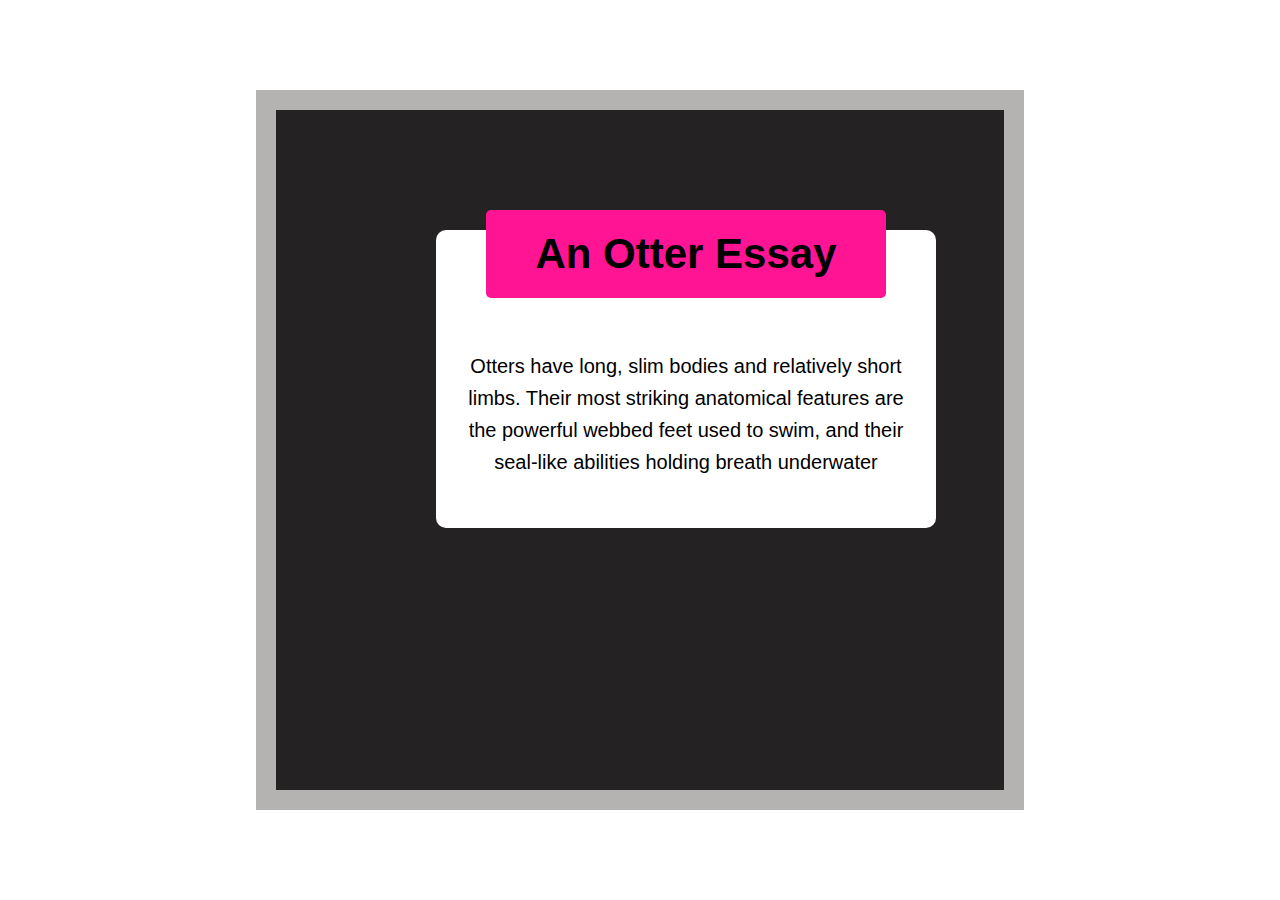
<file: essay.html>
<!DOCTYPE html>
<html lang="en">
  <head>
    <meta charset="UTF-8" />
    <meta name="viewport" content="width=device-width, initial-scale=1.0" />
    <link rel="stylesheet" href="./Assets/CSS/styles.css" />
    <title>Essay</title>
  </head>
  <body>
    <div class="essay">
      <section class="essay-block">
        <div class="essay-card">
          <h2>An Otter Essay</h2>
          <p>
            Otters have long, slim bodies and relatively short limbs. Their most
            striking anatomical features are the powerful webbed feet used to
            swim, and their seal-like abilities holding breath underwater
          </p>
        </div>
      </section>
    </div>
  </body>
</html>
</file>
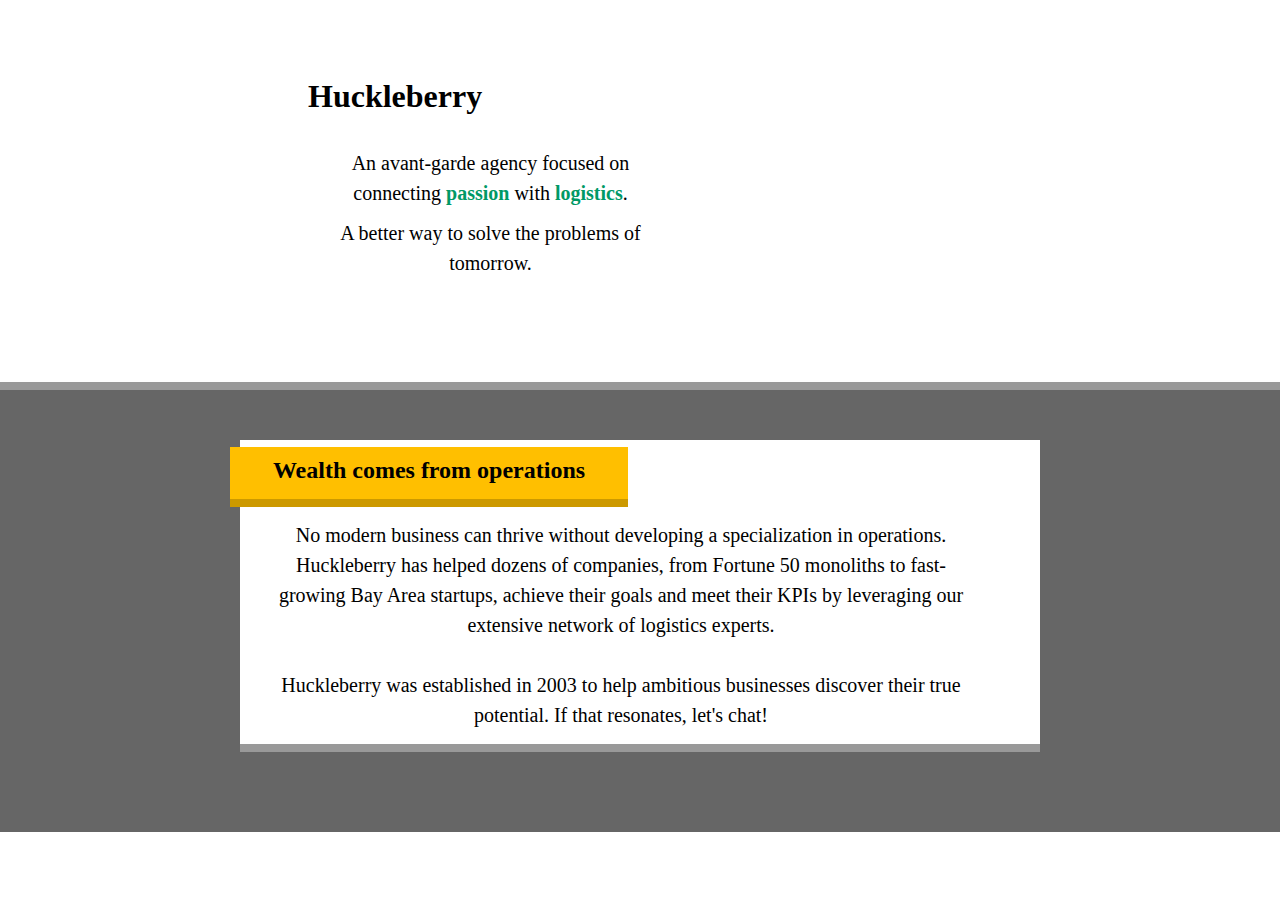
<file: huckleberry.html>
<!DOCTYPE html>
<html lang="en">
  <head>
    <meta charset="UTF-8" />
    <meta name="viewport" content="width=device-width, initial-scale=1.0" />
    <link rel="stylesheet" href="./Assets/CSS/styles.css" />
    <title>Huckleberry</title>
  </head>
  <body>
    <section class="huck">
      <section class="huck-top">
        <h2>Huckleberry</h2>
        <p>
          An avant-garde agency focused on connecting <span>passion</span> with
          <span>logistics</span>.
        </p>
        <p>A better way to solve the problems of tomorrow.</p>
      </section>
      <section class="huck-bottom">
        <div class="huck-bottom__card">
          <h2>Wealth comes from operations</h2>
          <p>
            No modern business can thrive without developing a specialization in
            operations. Huckleberry has helped dozens of companies, from Fortune
            50 monoliths to fast-growing Bay Area startups, achieve their goals
            and meet their KPIs by leveraging our extensive network of logistics
            experts. <br /><br />
            Huckleberry was established in 2003 to help ambitious businesses
            discover their true potential. If that resonates, let's chat!
          </p>
        </div>
      </section>
    </section>
  </body>
</html>
</file>
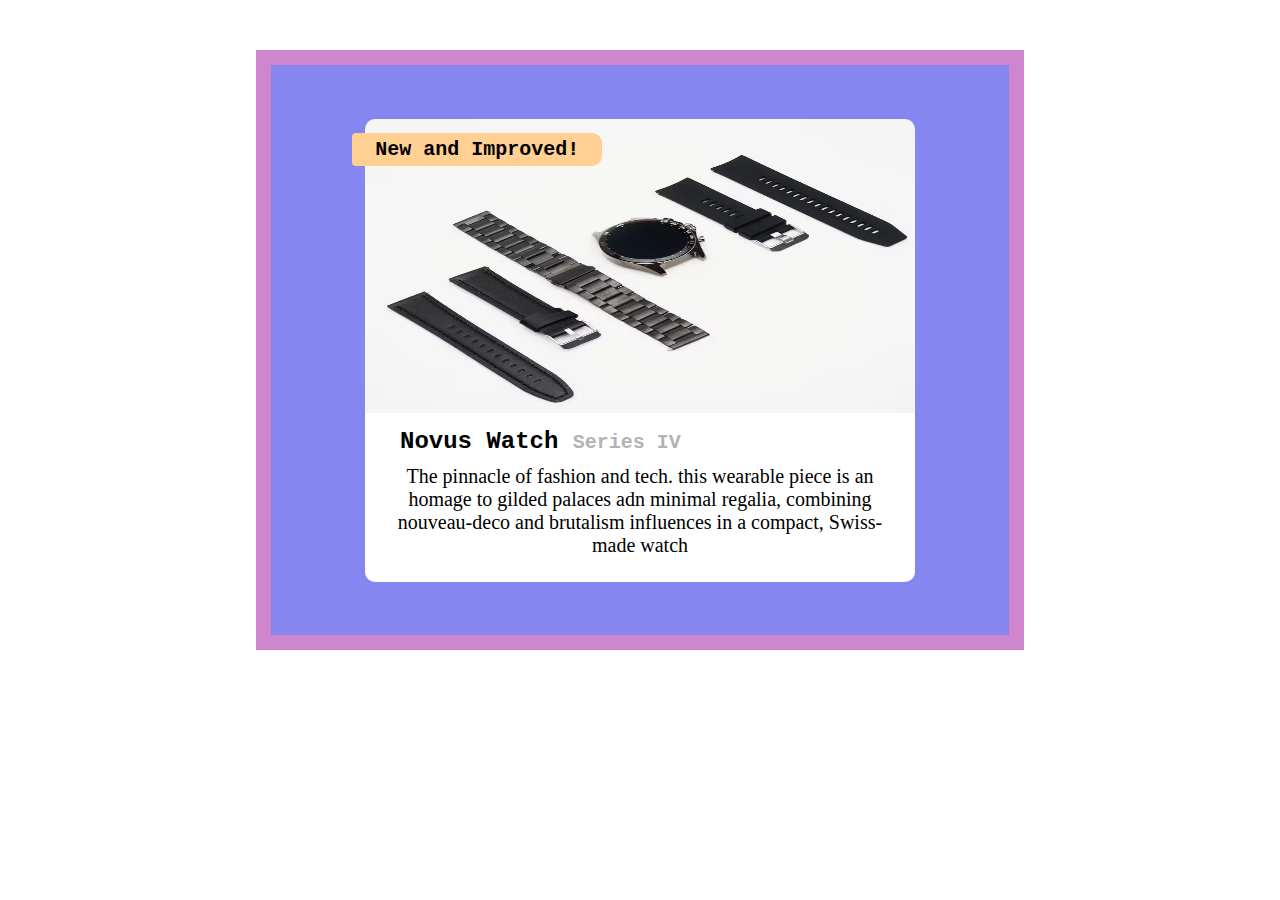
<file: Novus.html>
<!DOCTYPE html>
<html lang="en">
  <head>
    <meta charset="UTF-8" />
    <meta name="viewport" content="width=device-width, initial-scale=1.0" />
    <link rel="stylesheet" href="./Assets/CSS/styles.css" />
    <title>Novus Watch</title>
  </head>
  <body>
    <div class="novus">
      <section class="novus-card">
        <div class="upper__novus-card">
          <p>New and Improved!</p>
          <img
            src="./Assets/Pictures/novus watch.avif"
            alt="a sample wristwatch"
          />
        </div>
        <div class="lower__novus-card">
          <h2>Novus Watch <span>Series IV</span></h2>
          <p>
            The pinnacle of fashion and tech. this wearable piece is an homage
            to gilded palaces adn minimal regalia, combining nouveau-deco and
            brutalism influences in a compact, Swiss-made watch
          </p>
        </div>
      </section>
    </div>
  </body>
</html>
</file>
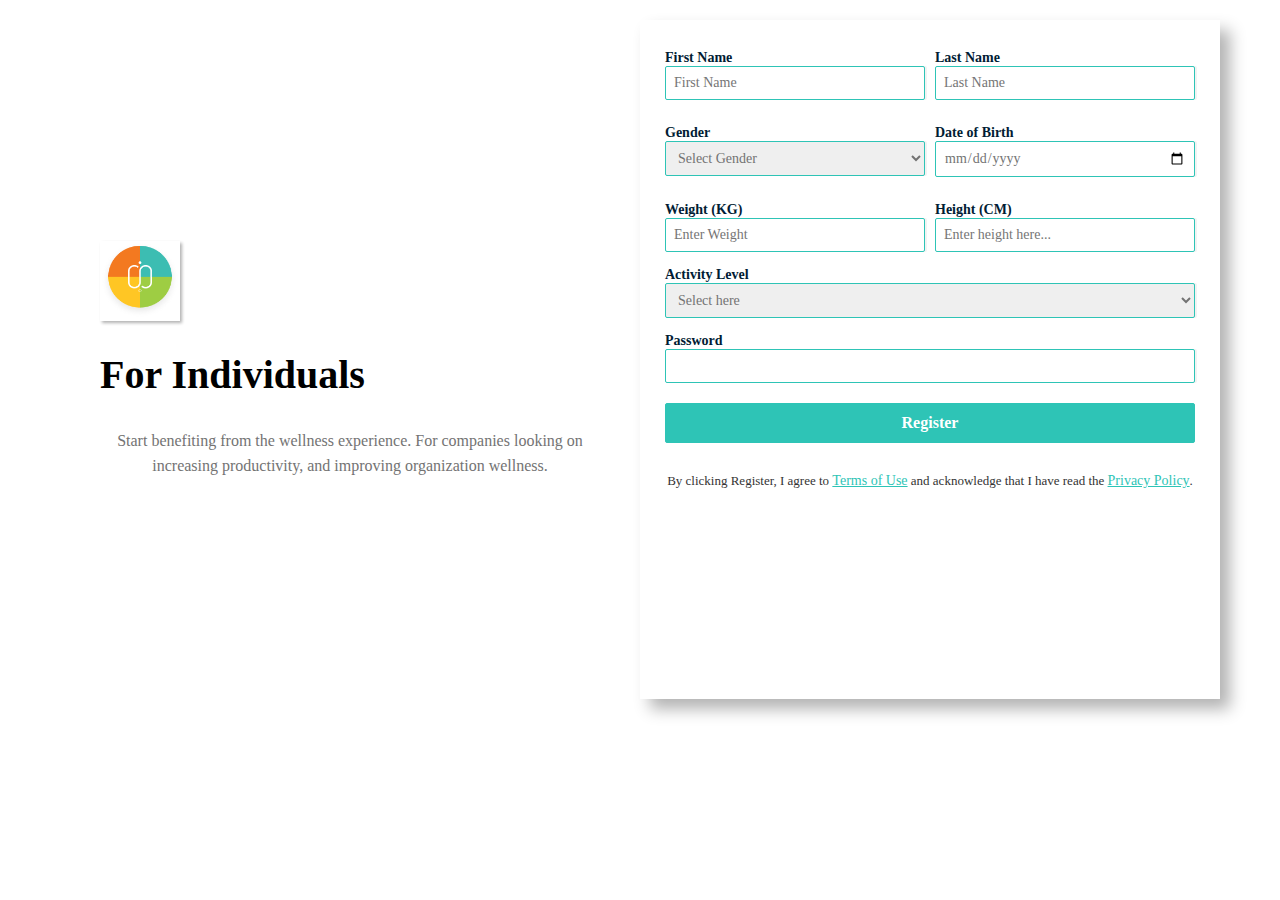
<file: Webdev.html>
<!DOCTYPE html>
<html lang="en">
<head>
    <meta charset="UTF-8">
    <meta name="viewport" content="width=device-width, initial-scale=1.0">
    <title>WebDev Training</title>
    <link rel="stylesheet" href="https://cdnjs.cloudflare.com/ajax/libs/font-awesome/6.0.0/css/all.min.css">
    <link rel="stylesheet" href="./Assets/CSS/styles.css">
</head>
<body>
          <!-- Container Start -->
          <div class="form-container">
            <section class="form-right">
              <img src="./Assets/Pictures/webdev logo.png" alt="" />
              <h1>For Individuals</h1>
              <p>Start benefiting from the wellness experience. For companies looking on increasing productivity, and improving organization wellness.</p>
            </section>
            <section class="form-left">
              <!-- Form Wrap Start -->
            <div class="form-wrap">
              <!-- Form start -->
              <form action="">
                <div class="form-content">
                <div class="form-group">
                  <label for="first-name">First Name</label>
                  <input type="text" name="firstname" id="first-name" placeholder="First Name" />
                </div>
                <div class="form-group">
                  <label for="last-name">Last Name</label>
                  <input type="text" name="lastname" id="last-name" placeholder="Last Name"/>
                </div>
                <div class="form-group">
                  <label for="gender">Gender</label>
                  <select name="gender" id="gender">
                    <option value="select-gender">Select Gender</option>
                    <option value="male">Male</option>
                    <option value="female">Female</option>
                  </select>
                </div>
                <div class="form-group">
                  <label for="date">Date of Birth</label>
                  <input type="date" name="date" id="date" placeholder="Select Here"/>
                </div>
                <div class="form-group">
                  <label for="country">Weight (KG)</label>
                  <input type="text" name="weight" id="weight" placeholder="Enter Weight"/>
                </div>
                <div class="form-group">
                  <label for="state">Height (CM)</label>
                  <input type="text" name="height" id="height" placeholder="Enter height here..."/>
                </div>
              </div>
              <div class="form-group">
                <label for="gender">Activity Level</label>
                <select name="activity" id="activity">
                  <option value="activity-level">Select here</option>
                  <option value="intense">Intense</option>
                  <option value="moderate">Moderate</option>
                  <option value="low">Low</option>
                </select>
              </div>
                <div class="form-group password">
                        <label for="passwword">Password</label>
                        <input type="password" name="password" id="password" placeholder=""/>
                      </div>
                <button type="submit">Register</button>
                <p class="bottom-text">
                  By clicking Register, I agree to <a href="#">Terms of Use</a> and
                  acknowledge that I have read the <a href="#">Privacy Policy</a>.
                </p>
                
              </form>
              <!-- Form close -->
            </div>
            <!-- Form Wrap End -->
          </div>      
            <!-- Container End -->
    </body>
</body>
</html>
</file>
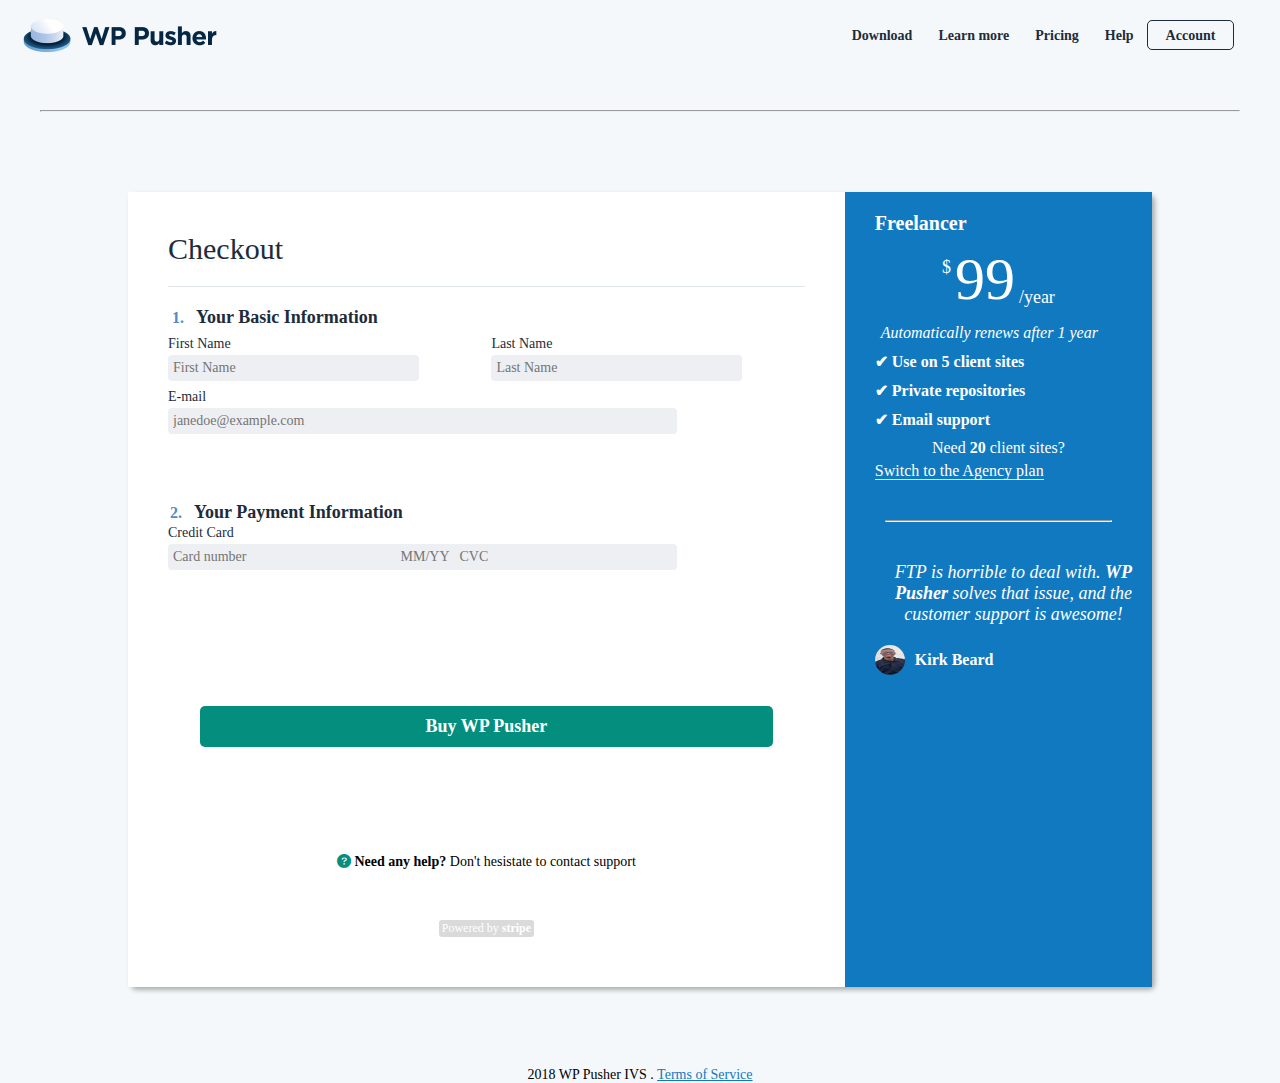
<file: wppusher.html>
<!DOCTYPE html>
<html lang="en">
<head>
    <meta charset="UTF-8">
    <meta name="viewport" content="width=device-width, initial-scale=1.0">
    <link rel="stylesheet" href="https://cdnjs.cloudflare.com/ajax/libs/font-awesome/6.0.0/css/all.min.css">
    <link rel="stylesheet" href="./Assets/CSS/styles.css">
    <title>WPPUSHER</title>
</head>
<body>
   <div class="wppusher">
    <header class="wppusher-nav">
        <img src="./Assets/Pictures/wppusher-logo copy.png" alt="wppusher logo">
        <ul>
            <li>
                <a href="">Download</a>
            </li>
            <li>
                <a href="">Learn more</a>
            </li>
            <li>
                <a href="">Pricing</a>
            </li>
            <li>
                <a href="">Help</a>
            </li>
            <li class="account">
                <a href="">Account</a>
            </li>
        </ul>
    </header>
    <hr>
    <section class="checkout-card">
        <div class="left__checkout-card">
           <div class="info-1">
            <h1>Checkout</h1>
            <h2><span>1.</span>Your Basic Information</h2>
            <form action="">
                <div class="info__form-content">
                <div class="info__form-group">
                  <label for="first-name">First Name</label>
                  <input type="text" name="firstname" id="first-name" placeholder="First Name" />
                </div>
                <div class="info__form-group">
                  <label for="last-name">Last Name</label>
                  <input type="text" name="lastname" id="last-name" placeholder="Last Name"/>
                </div>
                </div>
                <div class="info__form-group">
                    <label for="email">E-mail</label>
                    <input type="email" name="email" id="email" placeholder="janedoe@example.com"/>
                </div>
            </form>
            </div>
           <div class="info-2">
            <h2><span>2.</span>Your Payment Information</h2>
            <form action="">
                <div class="info__form-group">
                  <label for="card-number">Credit Card</label>
                  <input type="text" name="card-number" id="card-number" placeholder="Card number                                            MM/YY   CVC" />
                </div>
            </form>
            </div>
           <button type="submit" class="wp-button">Buy WP Pusher</button>
           <p class="helpline"> <i class="fa-solid fa-circle-question"></i> </span><span>Need any help?</span> Don't hesistate to contact support</p>
           <p class="stripe">Powered by <span>stripe</span></p>
        </div>
        <div class="right__checkout-card">
            <h3>Freelancer</h3>
            <p class="sub"><sup>$</sup>
                <span class="number">99</span> <sub>/year</sub></p>
            <p class="renew">Automatically renews after 1 year</p>
            <div class="sub-features">
                &#10004; Use on 5 client sites
            </div>
            <div class="sub-features">
                &#10004; Private repositories
            </div>
            <div class="sub-features">
                &#10004; Email support
            </div>
            <div class="advert">
                <p>Need <span>20</span> client sites?</p>
                <a href="">Switch to the Agency plan</a>
            </div>
            <hr>
            <div class="feedback">
                <p>FTP is horrible to deal with. <span>WP Pusher</span> solves that issue, and the customer support is awesome!</p>
                <div class="feedback-profile">
                    <img src="./Assets/Pictures/Eric.jpg" alt="recommender">
                    <h2>Kirk Beard</h2>
                </div>
            </div>
        </div>
    </section>
    <p class="footer">2018 WP Pusher IVS . <a href="" class="footer-tos">Terms of Service</a></p>    
</body>
</html>
</file>
<file: Assets/CSS/styles.css>
*{
    padding: 0;
    margin: 0;
    box-sizing: border-box;
}

/* Cover Page Styling */
.cover__hero{
    height: 100vh;
    width: 100%;
    background-image: url(../Pictures/cover-page\ bg.jpg);
    background-size: cover;
    background-repeat: no-repeat;
}

.cover__hero h1{
    font-family: 'Courier New', Courier, monospace;
    font-size: 60px;
    font-weight: 600;
    width: 50%;
    text-align: center;
    margin: 0 auto;
    padding: 30px;
    color: rgb(255, 90, 118);
}

.cover__hero nav{
    width: 80%;
    margin: 80px auto;
}

.cover__hero nav ul{
    margin: 20px;
    display: flex;
}

.cover__hero nav ul li{
    padding: 20px;
    margin: 0 auto;
    list-style: none;
}

.cover__hero nav ul li a{
    padding: 13px;
    color: #fff;
    text-decoration: none;
    font-size: 16px;
    font-weight: 600;
    background-color: #b8860b;
    border: 3px solid rgb(60, 60, 198);
    border-radius: 15px;
}

/* Essay styling */
.essay{
    height: 100vh;
    display: flex;
    align-items: center;
    justify-content: center;
}
.essay-block{
    background-color: #242222;
    border: 20px solid #b5b2b2;
    height: 80%;
    width: 60%;
    margin: auto;
}

.essay-card{
    position: relative;
}

.essay-card p{
    font-family: 'Segoe UI', Tahoma, Geneva, Verdana, sans-serif;
    font-size: 20px;
    width: 500px;
    line-height: 32px;
    background-color: #fff;
    padding: 120px 30px 50px 30px;
    border-radius: 10px;
    position: absolute;
    top: 120px;
    left: 160px;
}

.essay-card h2{
    font-family: 'Segoe UI', Tahoma, Geneva, Verdana, sans-serif;
    font-size: 42px;
    font-weight: bolder;
    background-color: #ff1493;
    width: 400px;
    text-align: center;
    padding: 20px;
    border-radius: 5px;
    position: absolute;
    top: 100px;
    left: 210px;
    z-index: 1;
}

/* Novus styling */
.novus{
    display: flex;
    justify-content: center;
    align-items: center;
}
.novus-card{
    background-color: rgb(134, 134, 241) ;
    border: 15px solid rgb(207, 134, 207);
    height: 600px;
    width: 60%;
    margin: 50px;
    display: flex;
    flex-direction: column;
    justify-content: center;
    align-items: center;
    position: relative;
}

.novus-card .upper__novus-card p{
    font-family: 'Courier New', Courier, monospace;
    font-size: 20px;
    font-weight: bold;
    background-color: rgb(255, 208, 146);
    padding: 5px;
    border-radius: 4px 10px 10px 4px;
    width: 250px;
    position: absolute;
    top: 12%;
    left: 11%;
}

.novus-card .upper__novus-card img{
    height: 300px;
    width: 550px;
    border-radius: 10px 10px 0px 0px;
}

.novus-card .lower__novus-card{
    width: 550px;
    background-color: #fff;
    margin-top: -10px;
    padding: 15px;
    border-radius: 0px 0px 10px 10px;
}

.novus-card .lower__novus-card h2{
    font-family: 'Courier New', Courier, monospace;
    font-size: 24px;
    font-weight: bolder;
    padding: 0px 20px;
}

.novus-card .lower__novus-card span{
    font-size: 20px;
    color: #b5b2b2;
}

.novus-card .lower__novus-card p{
    font-size: 20px;
    padding: 10px 15px;
}

/* Huckleberry styling */
.huck{
    width: 100%;
}

.huck-top{
    background-color: #fff;
    margin: 0 auto;
    padding: 50px;
    width: 100%;
    height: 382px;
    border: 8px solid #fff;
}

.huck-top h2{
    font-size: 32px;
    font-weight: 800;
    margin-left: 200px;
    width: 180px;
    height: 38px;
    padding: 20px 0 50px 50px;
}

.huck-top p{
    font-size: 20px;
    font-weight: 400;
    line-height: 30px;
    margin-left: 200px;
    width: 415px;
    height: 60px;
    padding: 20px 0 50px 50px;
}

.huck-top p span{
    color: #009966;
    font-weight: 800;
}

.huck-bottom{
    background-color: #666;
    width: 100%;
    height: 450px;
    margin: 0 auto;
    padding: 50px;
    border-top: 8px solid #999;
}

.huck-bottom .huck-bottom__card{
    position: relative;
    width: 800px;
    height: 312px;
    background-color: #fff;
    border-bottom: 8px solid #999;
    margin: 0 auto;
    display: flex;
    flex-direction: column;
}

.huck-bottom .huck-bottom__card h2{
    font-size: 24px;
    font-weight: 800;
    width: 398px;
    height: 60px;
    text-align: center;
    padding: 10px;
    background-color: #ffbf00;
    border-bottom: 8px solid #cc9900;
    margin-bottom: 20px;
    position: absolute;
    top: 7px;
    left: -10px;
}

.huck-bottom .huck-bottom__card p{
   width: 752px;
   height: 120px;
   padding: 0 20px 20px 30px;
   font-size: 20px;
   font-weight: 500;
   position: absolute;
   top: 80px;
   line-height: 30px;
}

/* Webdev styling */
.form-container{
    display: flex;
    max-width: 100%;
    height: 100vh;
    margin: 0 auto;
    padding: 20px;
    overflow: hidden;
    background-color: #fff;
}

.form-right{
    width: 50%;
    height: 679px;
    border-radius: 6px;
    display: flex;
    flex-direction: column;
    justify-content: center;
}

.form-right img{
    width: 80px;
    height: 80px;
    box-shadow: 2px 2px 3px rgba(0, 0 , 0 , 0.3);
    margin-left: 80px;
}

.form-right h1{
    padding: 30px 0;
    font-size: 40px;
    font-weight: 700;
    margin-left: 80px;
    color: #000;
}

.form-right p{
    font-size: 16px;
    font-weight: 400;
    margin-left: 80px;
    line-height: 25px;
    color: #737373;
}

.form-left{
    width: 50%;
    margin: 0 40px;
    background-color: #fff;
    box-shadow: 10px 10px 15px rgba(0, 0 , 0 , 0.3);
    height: 679px;
}
.form-wrap {
    background: #fff;
    padding: 15px 25px;
    color: #333;
}

.form-wrap .form-group {
    margin-top: 15px;
}

.form-content {
    display: grid;
    grid-template-columns: repeat(2, 1fr);
    gap: 10px;
}

.form-wrap .form-group label{
    display: block;
    color: #011c34;
    font-size: 14px;
    font-weight: 600;
}

.form-wrap .form-group input{
    width: 100%;
    padding: 8px;
    border: #2ec4b6 1px solid;
    box-shadow: 2px 0px 0px rgba(0, 0 , 0 , 0.05);
    border-radius: 2px;
    font-size: 14px;
    font-weight: 300;
    color: #737373;
    font-family: 'montserrat';
}

.form-wrap .form-group select{
    width: 100%;
    padding: 8px;
    font-weight: 300;
    border: #2ec4b6 1px solid;
    box-shadow: 2px 0px 0px rgba(0, 0 , 0 , 0.05);
    border-radius: 2px;
    color: #737373;
    font-size: 14px;
    font-family: 'montserrat';
}

.form-wrap button{
    display: block;
    width: 100%;
    padding: 10px;
    margin-top: 20px;
    background-color: #2ec4b6;
    color: #fff;
    cursor: pointer;
    border: 1px solid #2ec4b6;
    border-radius: 2px;
    font-family: 'montserrat';
    font-size: 16px;
    font-weight: 600;
    transition: 1s;
}

.form-wrap button:hover{
    background-color: #058d7f;
    transition: 1s;
}

.form-wrap .bottom-text{
    font-weight: 400;
    font-size: 13px;
    margin: 30px 0;
}

.form-wrap .bottom-text a{
    color: #2ec4b6;
    font-size: 14px;
    font-weight: 500;
}

/* Styling for WP pusher */
.wppusher{
    width: 100%;
    background-color: #f5f8fa;
}
.wppusher-nav{
    display: flex;
    align-items: center;
    justify-content: space-between;
    width: 98%;
}

.wppusher-nav img{
    height: 39px;
    width: 200px;
    margin-left: 20px;
}

.wppusher-nav ul{
    margin: 20px;
    display: flex;
    align-items: center;
    justify-content: space-around;
}

.wppusher-nav ul li{
    margin: 0 auto;
    list-style: none;
}

.wppusher-nav ul li a{
    padding: 13px;
    color: #1d2c3c;
    text-decoration: none;
    font-size: 14px;
    font-weight: 700;
}

.wppusher-nav ul li a:hover{
    color: blue;
    transition: 1s;
}

.account{
    border: 1px solid #1d2c3c;
    padding: 5px;
    border-radius: 5px;
}

.account:hover{
    background-color:azure
}

hr{
    margin: 5px 15px;
    color: #e0e6ea;
}

.checkout-card{
    display: flex;
    width: 80%;
    height: 795px;
    margin: 80px auto;
    border-radius: 6px;
    box-shadow: 3px 3px 5px rgba(0, 0 , 0 , 0.3); 
}

.left__checkout-card{
    width: 70%;
    background-color: #fff;
}

.info-1{
    margin: 20px;
    padding: 20px;
}

.info-1 h1{
    font-size: 30px;
    font-weight: 400;
    color: #1d2c3c;
    text-shadow: 0px 3px 0px rgba(0, 0 , 0 , 0.05);
    margin-bottom: 20px;
    padding-bottom: 20px;
    border-bottom: 1px solid #e0e6ea ;
}

.info-1 h2{
    font-size: 18px;
    font-weight: 700;
    color: #1d2c3c;
    margin: 8px 2px;
}

.info-1 h2 span{
    font-size: 16px;
    font-weight: 700;
    color: #548bc5;
    padding: 2px;
    margin-right: 10px;
}

.info-2{
    margin: 20px;
    padding: 20px;
}

.info-2 h1{
    font-size: 30px;
    font-weight: 400;
    color: #1d2c3c;
    text-shadow: 0px 3px 0px rgba(0, 0 , 0 , 0.05);
    margin-bottom: 20px;
    padding-bottom: 20px;
    border-bottom: 1px solid #e0e6ea ;
}

.info-2 h2{
    font-size: 18px;
    font-weight: 700;
    color: #1d2c3c;
    margin: 0px 2px 2px 0;
}

.info-2 h2 span{
    font-size: 16px;
    font-weight: 700;
    color: #548bc5;
    padding: 2px;
    margin-right: 10px;
}

.info__form-content {
    display: grid;
    grid-template-columns: repeat(2, 1fr);
    gap: 10px;
}

.info__form-group label{
    display: block;
    color: #1d2c3c;
    font-size: 14px;
    font-weight: 400;
    border-radius: 50px;
    margin-bottom: 3px;
}

.info__form-group input{
    width: 80%;
    padding: 5px;
    background-color: #edeff2;
    border-radius: 4px;
    font-size: 14px;
    outline: none;
    border: none;
    font-weight: 300;
    margin-bottom: 8px;
    color: #737373;
    font-family: 'montserrat';
}

.wp-button{
    display: block;
    width: 80%;
    padding: 10px;
    margin: 15% auto ;
    background-color: #038e7d;
    color: #fff;
    cursor: pointer;
    border-radius: 5px;
    font-family: 'montserrat';
    font-size: 18px;
    font-weight: 700;
    transition: 0.5s;
    border: none;
}

.wp-button:hover{
    background-color: #0b645a ;
}

.helpline{
    text-align: center;
    font-size: 14px;
    font-weight: 400;
    margin-bottom: 30px;
}

.helpline span{
    font-weight: 700;
}

.fa-solid{
    color: #038e7d;
}

.stripe{
    background-color: #dadada;
    color: #fff;
    width: 95px;
    font-size: 12px;
    border-radius: 3px;
    padding: 1px;
    margin: 50px auto;
}

.stripe span{
    font-weight: 700;
}

.right__checkout-card{
    background-color: #1179bf;
    width: 30%;
}

.right__checkout-card h3{
    font-size: 20px;
    font-weight: 700;
    color: #fff;
    margin: 20px 0px 10px 30px;
}

.right__checkout-card .sub{
    color: #fff;
    margin: 10px 30px;
}

.right__checkout-card .sub .number{
    font-size: 60px;
    font-weight: 300;
}

.right__checkout-card .sub sub{
    font-size: 18px;
}

.right__checkout-card .sub sup{
    font-size: 18px;
    position: relative;
    top: -20px;
}

.right__checkout-card .renew{
    font-size: 16px;
    font-weight: 400;
    font-style: italic;
    color: #fff;
    width: 229px;
    margin: 10px 30px;
}

.right__checkout-card .sub-features{
    color: #fff;
    margin: 10px 30px;
    font-size: 16px;
    font-weight: 700;
}

.advert p{
    color: #fff;
    font-size: 16px;
    margin: 5px 30px;
    font-weight: 400;
}

.advert p span{
    font-weight: 700;
}

.advert a{
    font-size: 16px;
    color: #fff;
    border-bottom: 1px solid #b9f5ff;
    text-decoration: none;
    cursor: pointer;
    margin: 0 30px;
}

hr{
    margin: 40px;
}

.feedback{
    margin-left: 30px;
}

.feedback p{
    font-size: 18px;
    color: #fff;
    font-weight: 400;
    font-style: italic;
    margin-bottom: 20px;
}

.feedback p span{
    font-weight: 700;
}

.feedback .feedback-profile{
    display: flex;
    align-items: center;
}

.feedback .feedback-profile img{
    height: 30px;
    width: 30px;
    border-radius: 50%;
}

.feedback .feedback-profile h2{
    font-size: 16px;
    font-weight: 700;
    margin-left: 10px;
    color: #fff;
}

.footer{
    font-weight: 400;
    font-size: 14px;
}

p{
    text-align: center;
}

.footer .footer-tos{
    color: #1179bf;
}

@media (min-width: 768px ) and (max-width: 1024px) {
    .huck{
        background-color: #fff;
    }

    .huck-top{
        width: 768px;
        padding: 0;
    }

    .huck-top h2{
        margin-left: 20px;
    }

    .huck-top p{
        margin-left: 20px;
    }

    .huck-bottom{
        height: 456px;
        width: 776px;
    }  

    .form-right img{
        width: 60px;
        height: 60px;
        margin-left: 50px;
    }

    .form-right h1{
        font-size: 32px;
        margin-left: 50px;
    }

    .form-right p{
        margin-left: 50px;
    }
}



@media only screen and (max-width: 767px){
    .huck{
        width: 100%;
        background-color: #fff;
    }

    .huck-top{
        width: 100%;
        height: 382px;
        padding: 0;
    }

    .huck-top h2{
        margin-left: 10px;
        padding: 20px 0;
    }

    .huck-top p{
        margin-left: 10px;
        padding: 20px 0;
    }

    .huck-bottom{
        width: 100%;
        height: 767px;
    }

    .huck-bottom .huck-bottom__card h2{
        height: 78px;
        width: 378px;
        margin-left: 20px;
    }



    .form-container{
        display: block;

    }


    .form-right{
        width: 100%;
        margin: 20px;
        height: auto;
    }

    .form-right img{
        width: 40px;
        height: 40px;
        margin-left: 0px;
    }

    .form-right h1{
        font-size: 30px;
        margin-left:0px;
    }

    .form-right p{
        margin-left: 0px;
    }

    .form-content{
        display: block;
    }

    .form-left{
        width: 100%;
        margin: 0;
    }

}
</file>
